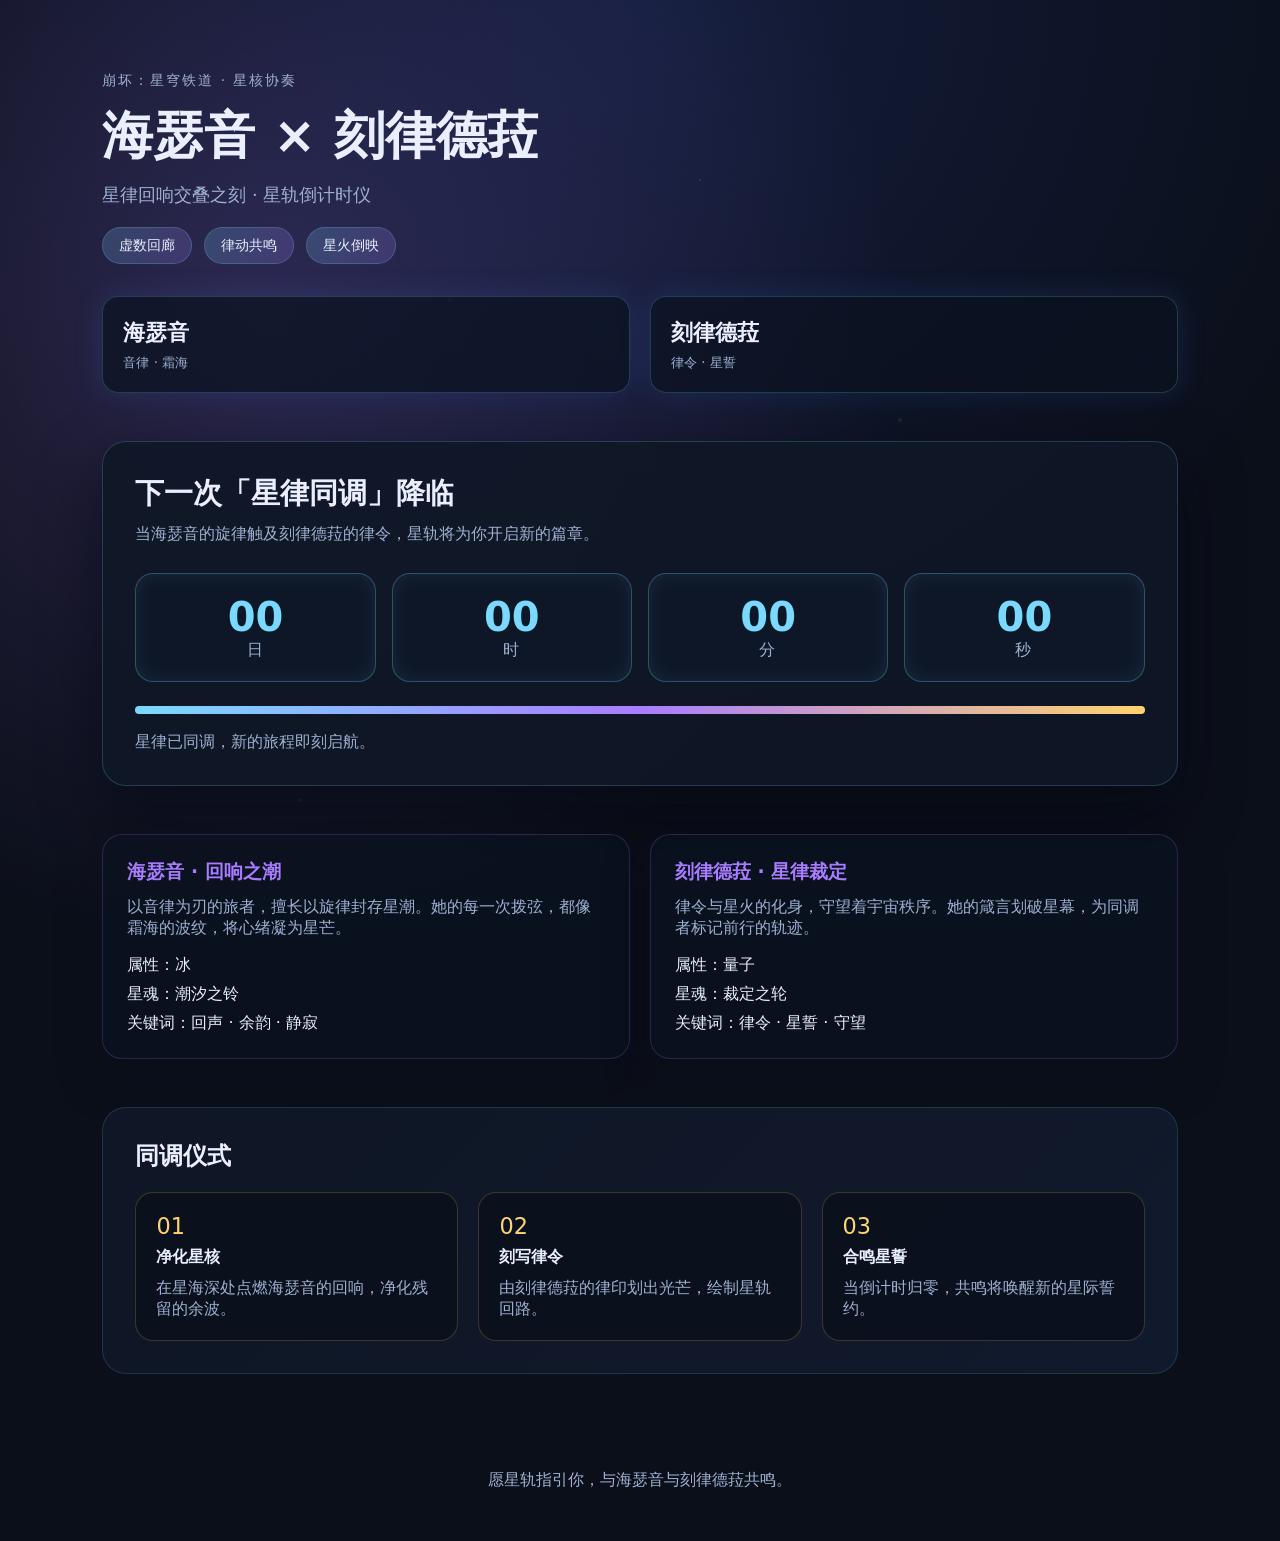
<file: index.html>
<!DOCTYPE html>
<html lang="zh-CN">
<head>
    <meta charset="UTF-8">
    <meta name="viewport" content="width=device-width, initial-scale=1.0">
    <title>海瑟音 × 刻律德菈｜星轨倒计时</title>
    <link rel="stylesheet" href="styles.css">
</head>
<body data-target-date="2025-12-31T20:00:00">
    <div class="nebula"></div>
    <header class="hero">
        <div class="hero__content">
            <p class="hero__eyebrow">崩坏：星穹铁道 · 星核协奏</p>
            <h1 class="hero__title">海瑟音 × 刻律德菈</h1>
            <p class="hero__subtitle">星律回响交叠之刻 · 星轨倒计时仪</p>
            <div class="hero__badges">
                <span>虚数回廊</span>
                <span>律动共鸣</span>
                <span>星火倒映</span>
            </div>
        </div>
        <div class="hero__sigils">
            <div class="sigil sigil--left">
                <span>海瑟音</span>
                <small>音律 · 霜海</small>
            </div>
            <div class="sigil sigil--right">
                <span>刻律德菈</span>
                <small>律令 · 星誓</small>
            </div>
        </div>
    </header>

    <main class="main">
        <section class="countdown" aria-live="polite">
            <div class="countdown__header">
                <h2>下一次「星律同调」降临</h2>
                <p>当海瑟音的旋律触及刻律德菈的律令，星轨将为你开启新的篇章。</p>
            </div>
            <div class="countdown__timer">
                <div class="time-card">
                    <span class="time-card__value" id="days">00</span>
                    <span class="time-card__label">日</span>
                </div>
                <div class="time-card">
                    <span class="time-card__value" id="hours">00</span>
                    <span class="time-card__label">时</span>
                </div>
                <div class="time-card">
                    <span class="time-card__value" id="minutes">00</span>
                    <span class="time-card__label">分</span>
                </div>
                <div class="time-card">
                    <span class="time-card__value" id="seconds">00</span>
                    <span class="time-card__label">秒</span>
                </div>
            </div>
            <div class="countdown__progress">
                <div class="progress-bar" id="progressBar"></div>
            </div>
            <p class="countdown__note" id="countdownNote">星轨校准中，等待回响。</p>
        </section>

        <section class="lore">
            <div class="lore__card">
                <h3>海瑟音 · 回响之潮</h3>
                <p>以音律为刃的旅者，擅长以旋律封存星潮。她的每一次拨弦，都像霜海的波纹，将心绪凝为星芒。</p>
                <ul>
                    <li>属性：冰</li>
                    <li>星魂：潮汐之铃</li>
                    <li>关键词：回声 · 余韵 · 静寂</li>
                </ul>
            </div>
            <div class="lore__card">
                <h3>刻律德菈 · 星律裁定</h3>
                <p>律令与星火的化身，守望着宇宙秩序。她的箴言划破星幕，为同调者标记前行的轨迹。</p>
                <ul>
                    <li>属性：量子</li>
                    <li>星魂：裁定之轮</li>
                    <li>关键词：律令 · 星誓 · 守望</li>
                </ul>
            </div>
        </section>

        <section class="ritual">
            <h2>同调仪式</h2>
            <div class="ritual__grid">
                <div class="ritual__item">
                    <span>01</span>
                    <h4>净化星核</h4>
                    <p>在星海深处点燃海瑟音的回响，净化残留的余波。</p>
                </div>
                <div class="ritual__item">
                    <span>02</span>
                    <h4>刻写律令</h4>
                    <p>由刻律德菈的律印划出光芒，绘制星轨回路。</p>
                </div>
                <div class="ritual__item">
                    <span>03</span>
                    <h4>合鸣星誓</h4>
                    <p>当倒计时归零，共鸣将唤醒新的星际誓约。</p>
                </div>
            </div>
        </section>
    </main>

    <footer class="footer">
        <p>愿星轨指引你，与海瑟音与刻律德菈共鸣。</p>
    </footer>

    <script src="script.js"></script>
</body>
</html>
</file>
<file: styles.css>
:root {
    color-scheme: dark;
    --bg: #0b0f1a;
    --bg-soft: #11182a;
    --accent: #7ad9ff;
    --accent-strong: #a97cff;
    --accent-warm: #ffd36d;
    --text: #e8efff;
    --muted: #9fb0d1;
    --card: rgba(16, 23, 38, 0.92);
    --glass: rgba(10, 18, 32, 0.72);
    --border: rgba(122, 217, 255, 0.2);
}

* {
    margin: 0;
    padding: 0;
    box-sizing: border-box;
}

body {
    font-family: "PingFang SC", "Microsoft Yahei", system-ui, sans-serif;
    background: radial-gradient(circle at top, rgba(68, 109, 255, 0.15), transparent 45%),
        radial-gradient(circle at 20% 20%, rgba(169, 124, 255, 0.2), transparent 40%),
        var(--bg);
    color: var(--text);
    min-height: 100vh;
    overflow-x: hidden;
    position: relative;
}

.nebula {
    position: fixed;
    inset: 0;
    background: url("data:image/svg+xml,%3Csvg width='1200' height='1200' xmlns='http://www.w3.org/2000/svg'%3E%3Ccircle cx='200' cy='200' r='2' fill='%23ffffff' fill-opacity='0.3'/%3E%3Ccircle cx='450' cy='300' r='1.5' fill='%23ffffff' fill-opacity='0.35'/%3E%3Ccircle cx='700' cy='180' r='1' fill='%23ffffff' fill-opacity='0.3'/%3E%3Ccircle cx='900' cy='420' r='2' fill='%23ffffff' fill-opacity='0.2'/%3E%3Ccircle cx='300' cy='800' r='1.5' fill='%23ffffff' fill-opacity='0.25'/%3E%3Ccircle cx='820' cy='760' r='1' fill='%23ffffff' fill-opacity='0.4'/%3E%3C/svg%3E") repeat;
    opacity: 0.35;
    pointer-events: none;
    z-index: 0;
}

.hero {
    padding: 72px 8vw 48px;
    position: relative;
    z-index: 1;
    display: grid;
    gap: 32px;
}

.hero__content {
    max-width: 720px;
}

.hero__eyebrow {
    text-transform: uppercase;
    letter-spacing: 2px;
    font-size: 0.85rem;
    color: var(--muted);
}

.hero__title {
    font-size: clamp(2.5rem, 4vw, 4rem);
    margin: 12px 0;
}

.hero__subtitle {
    font-size: 1.1rem;
    color: var(--muted);
    margin-bottom: 20px;
}

.hero__badges {
    display: flex;
    flex-wrap: wrap;
    gap: 12px;
}

.hero__badges span {
    padding: 8px 16px;
    border-radius: 999px;
    background: linear-gradient(120deg, rgba(122, 217, 255, 0.2), rgba(169, 124, 255, 0.2));
    border: 1px solid var(--border);
    font-size: 0.9rem;
}

.hero__sigils {
    display: grid;
    grid-template-columns: repeat(auto-fit, minmax(220px, 1fr));
    gap: 20px;
}

.sigil {
    background: var(--glass);
    border: 1px solid var(--border);
    padding: 20px;
    border-radius: 16px;
    box-shadow: 0 0 30px rgba(73, 132, 255, 0.15);
}

.sigil span {
    font-size: 1.4rem;
    font-weight: 600;
}

.sigil small {
    display: block;
    color: var(--muted);
    margin-top: 6px;
}

.main {
    padding: 0 8vw 64px;
    display: grid;
    gap: 48px;
    position: relative;
    z-index: 1;
}

.countdown {
    background: var(--card);
    border: 1px solid var(--border);
    padding: 32px;
    border-radius: 24px;
    box-shadow: 0 25px 60px rgba(4, 8, 18, 0.6);
}

.countdown__header h2 {
    font-size: 1.8rem;
    margin-bottom: 10px;
}

.countdown__header p {
    color: var(--muted);
    max-width: 600px;
}

.countdown__timer {
    display: grid;
    grid-template-columns: repeat(auto-fit, minmax(140px, 1fr));
    gap: 16px;
    margin-top: 28px;
}

.time-card {
    background: rgba(15, 24, 40, 0.85);
    border: 1px solid rgba(122, 217, 255, 0.3);
    border-radius: 18px;
    padding: 20px;
    text-align: center;
    box-shadow: inset 0 0 18px rgba(122, 217, 255, 0.1);
}

.time-card__value {
    font-size: 2.5rem;
    font-weight: 700;
    color: var(--accent);
    display: block;
}

.time-card__label {
    margin-top: 6px;
    color: var(--muted);
    letter-spacing: 2px;
}

.countdown__progress {
    margin-top: 24px;
    height: 8px;
    background: rgba(122, 217, 255, 0.08);
    border-radius: 999px;
    overflow: hidden;
}

.progress-bar {
    height: 100%;
    width: 0%;
    background: linear-gradient(90deg, var(--accent), var(--accent-strong), var(--accent-warm));
    transition: width 0.6s ease;
}

.countdown__note {
    margin-top: 18px;
    color: var(--muted);
}

.lore {
    display: grid;
    grid-template-columns: repeat(auto-fit, minmax(260px, 1fr));
    gap: 20px;
}

.lore__card {
    background: var(--glass);
    border-radius: 20px;
    padding: 24px;
    border: 1px solid rgba(169, 124, 255, 0.2);
    box-shadow: 0 18px 40px rgba(9, 14, 25, 0.5);
}

.lore__card h3 {
    margin-bottom: 12px;
    color: var(--accent-strong);
}

.lore__card p {
    color: var(--muted);
    margin-bottom: 16px;
}

.lore__card ul {
    list-style: none;
    display: grid;
    gap: 8px;
    color: var(--text);
}

.ritual {
    background: linear-gradient(135deg, rgba(16, 23, 38, 0.95), rgba(18, 28, 48, 0.85));
    border-radius: 24px;
    padding: 32px;
    border: 1px solid rgba(122, 217, 255, 0.15);
}

.ritual h2 {
    margin-bottom: 20px;
}

.ritual__grid {
    display: grid;
    grid-template-columns: repeat(auto-fit, minmax(220px, 1fr));
    gap: 20px;
}

.ritual__item {
    background: rgba(10, 16, 28, 0.9);
    border-radius: 18px;
    padding: 20px;
    border: 1px solid rgba(255, 211, 109, 0.2);
}

.ritual__item span {
    font-size: 1.4rem;
    color: var(--accent-warm);
}

.ritual__item h4 {
    margin: 8px 0 10px;
}

.ritual__item p {
    color: var(--muted);
}

.footer {
    text-align: center;
    padding: 32px 0 50px;
    color: var(--muted);
    position: relative;
    z-index: 1;
}

@media (max-width: 640px) {
    .hero {
        padding: 56px 6vw 32px;
    }

    .main {
        padding: 0 6vw 48px;
    }

    .time-card__value {
        font-size: 2rem;
    }
}
</file>
